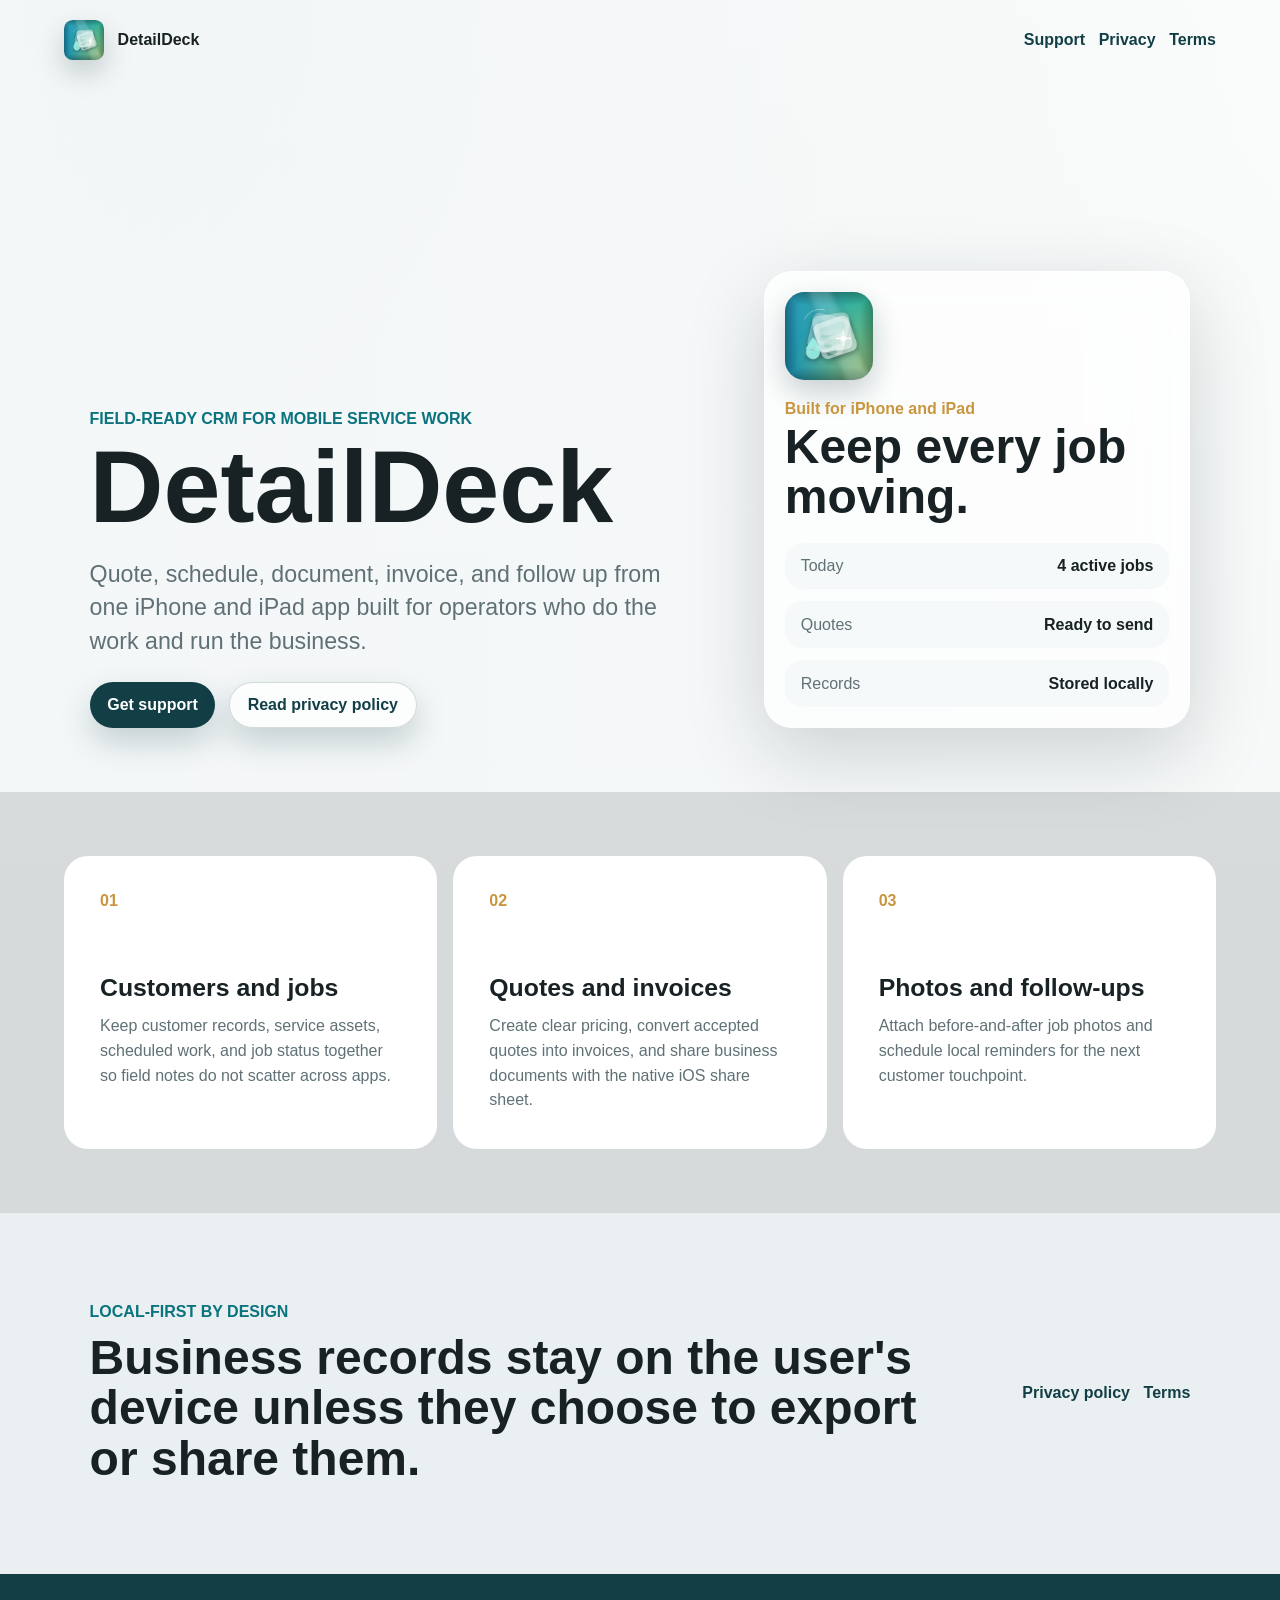
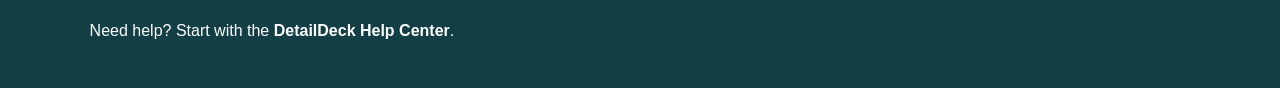
<file: index.html>
<!doctype html>
<html lang="en">
<head>
  <meta charset="utf-8">
  <meta name="viewport" content="width=device-width, initial-scale=1">
  <title>DetailDeck - Field CRM for Mobile Service Work</title>
  <meta name="description" content="DetailDeck helps mobile service operators manage customers, jobs, photos, quotes, invoices, and follow-ups from iPhone and iPad.">
  <link rel="stylesheet" href="styles.css">
</head>
<body>
  <header class="site-header" aria-label="DetailDeck">
    <a class="brand" href="index.html">
      <img src="assets/detaildeck-icon.png" alt="" width="40" height="40">
      <span>DetailDeck</span>
    </a>
    <nav aria-label="Support links">
      <a href="support.html">Support</a>
      <a href="privacy.html">Privacy</a>
      <a href="terms.html">Terms</a>
    </nav>
  </header>

  <main>
    <section class="hero" aria-labelledby="hero-title">
      <div class="hero-copy">
        <p class="eyebrow">Field-ready CRM for mobile service work</p>
        <h1 id="hero-title">DetailDeck</h1>
        <p class="lede">Quote, schedule, document, invoice, and follow up from one iPhone and iPad app built for operators who do the work and run the business.</p>
        <div class="actions">
          <a class="button" href="support.html">Get support</a>
          <a class="button secondary" href="privacy.html">Read privacy policy</a>
        </div>
      </div>
      <div class="product-panel" aria-label="DetailDeck app highlights">
        <img class="app-icon" src="assets/detaildeck-icon.png" alt="DetailDeck app icon">
        <div>
          <p class="panel-kicker">Built for iPhone and iPad</p>
          <h2>Keep every job moving.</h2>
        </div>
        <ul>
          <li><span>Today</span><strong>4 active jobs</strong></li>
          <li><span>Quotes</span><strong>Ready to send</strong></li>
          <li><span>Records</span><strong>Stored locally</strong></li>
        </ul>
      </div>
    </section>

    <section class="features" aria-label="Core features">
      <article>
        <span class="feature-mark">01</span>
        <h2>Customers and jobs</h2>
        <p>Keep customer records, service assets, scheduled work, and job status together so field notes do not scatter across apps.</p>
      </article>
      <article>
        <span class="feature-mark">02</span>
        <h2>Quotes and invoices</h2>
        <p>Create clear pricing, convert accepted quotes into invoices, and share business documents with the native iOS share sheet.</p>
      </article>
      <article>
        <span class="feature-mark">03</span>
        <h2>Photos and follow-ups</h2>
        <p>Attach before-and-after job photos and schedule local reminders for the next customer touchpoint.</p>
      </article>
    </section>

    <section class="privacy-band" aria-labelledby="privacy-title">
      <div>
        <p class="eyebrow">Local-first by design</p>
        <h2 id="privacy-title">Business records stay on the user's device unless they choose to export or share them.</h2>
      </div>
      <nav>
        <a href="privacy.html">Privacy policy</a>
        <a href="terms.html">Terms</a>
      </nav>
    </section>
  </main>

  <footer>
    <p>Need help? Start with the <a href="support.html">DetailDeck Help Center</a>.</p>
  </footer>
</body>
</html>
</file>
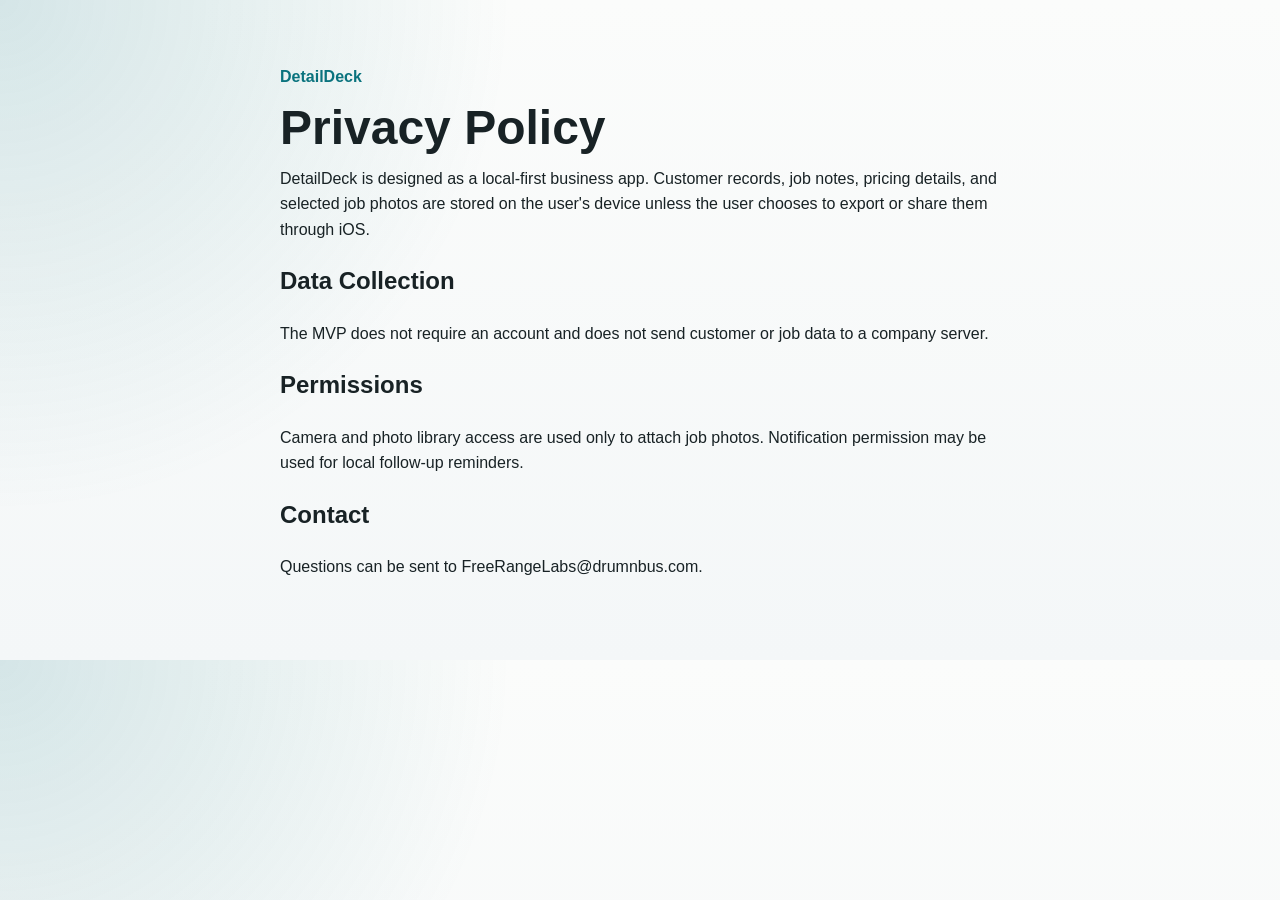
<file: privacy.html>
<!doctype html>
<html lang="en">
<head>
  <meta charset="utf-8">
  <meta name="viewport" content="width=device-width, initial-scale=1">
  <title>DetailDeck Privacy Policy</title>
  <link rel="stylesheet" href="styles.css">
</head>
<body>
  <main class="content">
    <a href="index.html">DetailDeck</a>
    <h1>Privacy Policy</h1>
    <p>DetailDeck is designed as a local-first business app. Customer records, job notes, pricing details, and selected job photos are stored on the user's device unless the user chooses to export or share them through iOS.</p>
    <h2>Data Collection</h2>
    <p>The MVP does not require an account and does not send customer or job data to a company server.</p>
    <h2>Permissions</h2>
    <p>Camera and photo library access are used only to attach job photos. Notification permission may be used for local follow-up reminders.</p>
    <h2>Contact</h2>
    <p>Questions can be sent to FreeRangeLabs@drumnbus.com.</p>
  </main>
</body>
</html>
</file>
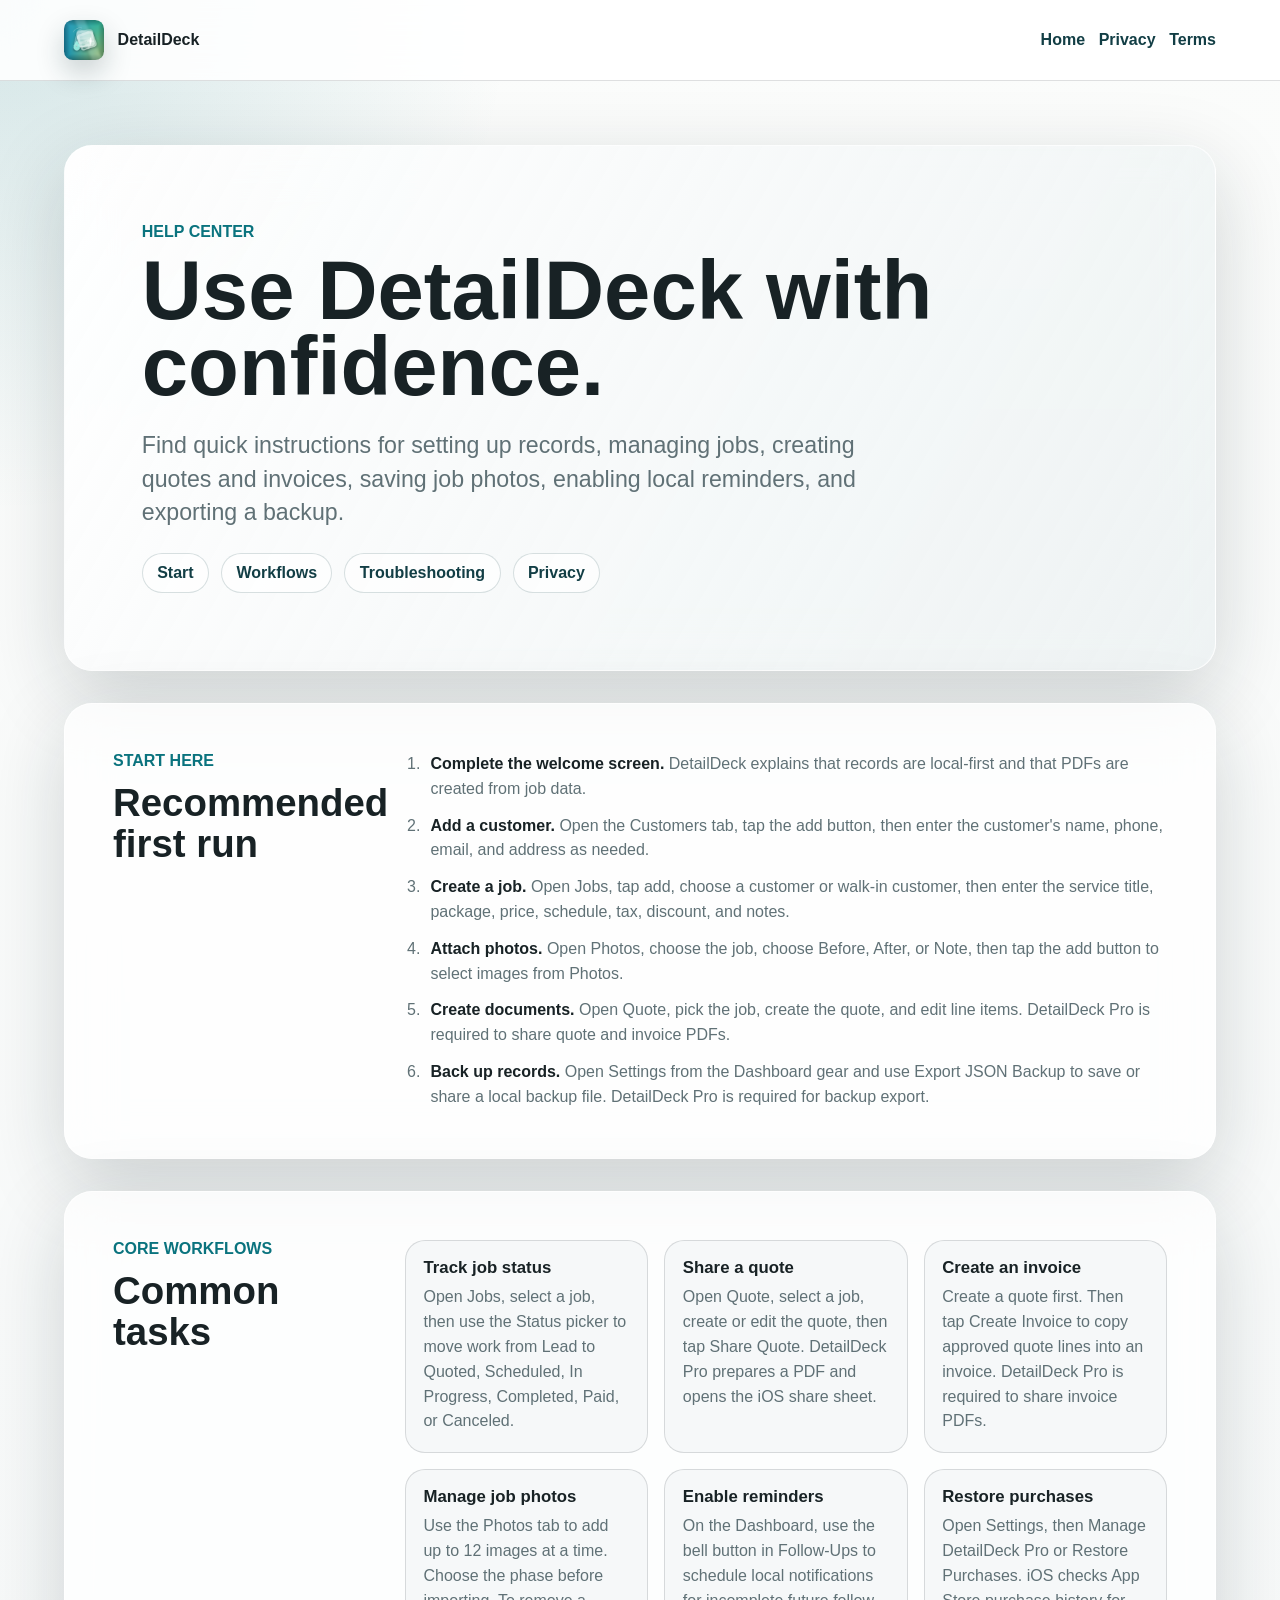
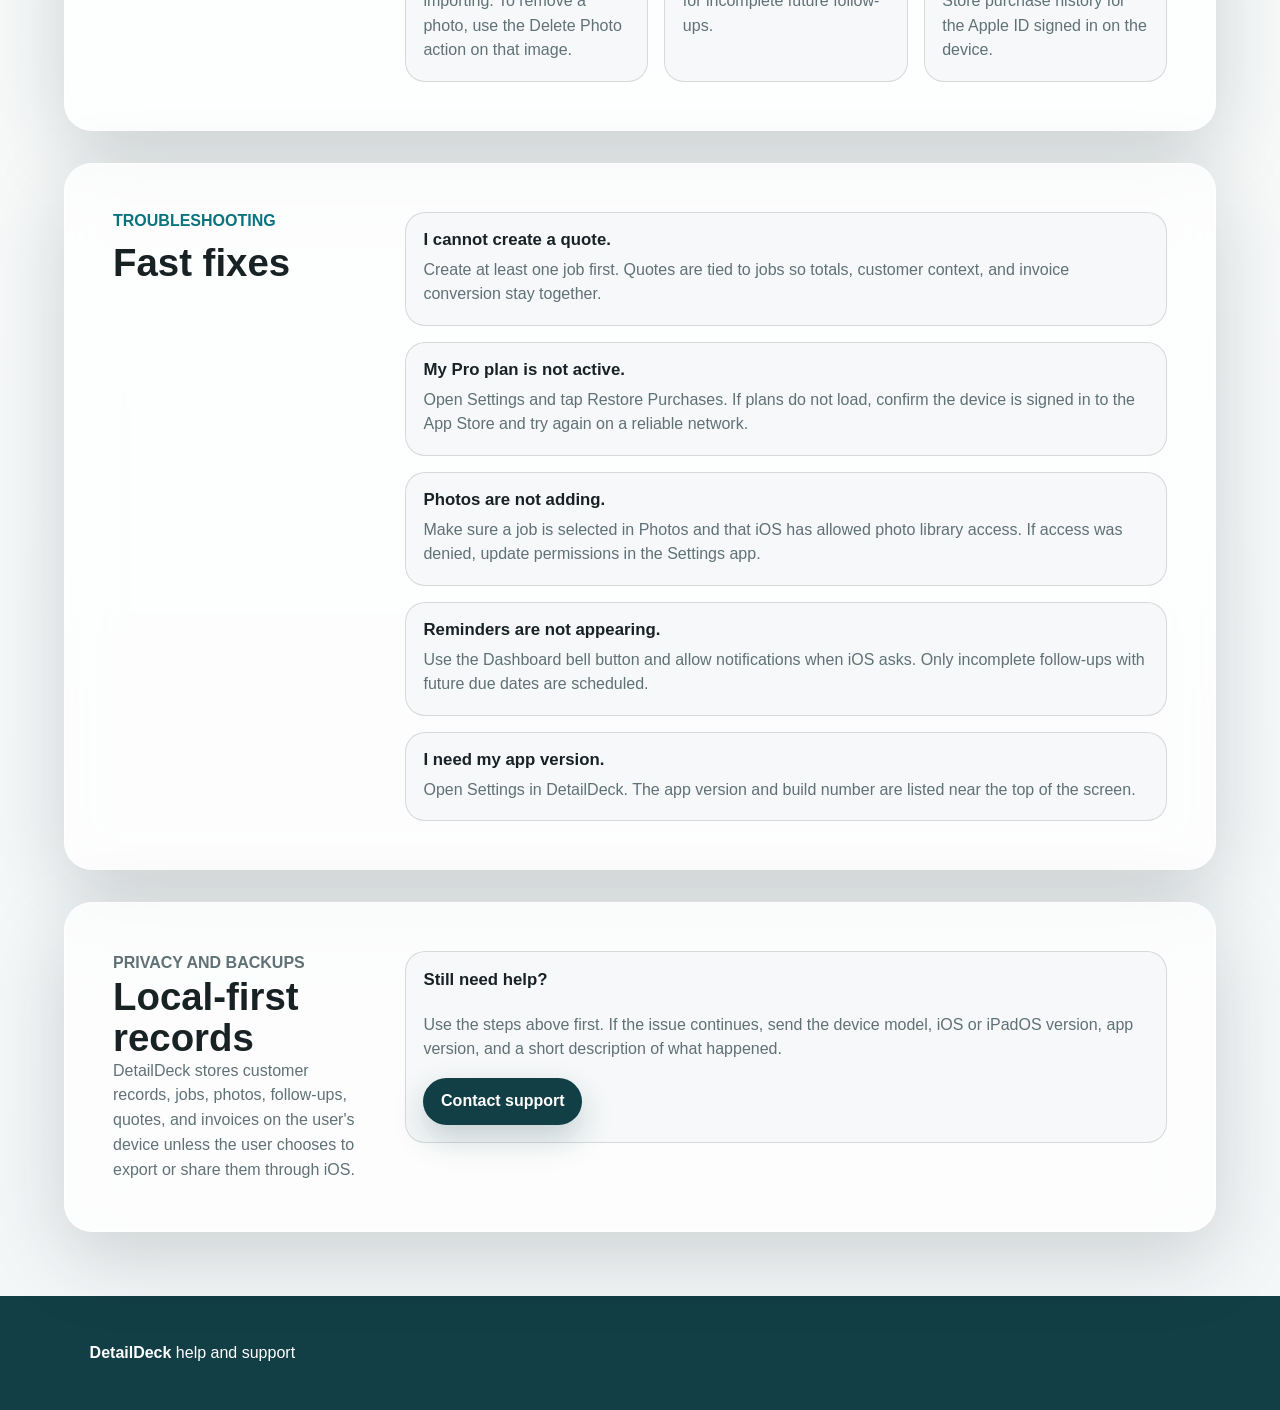
<file: support.html>
<!doctype html>
<html lang="en">
<head>
  <meta charset="utf-8">
  <meta name="viewport" content="width=device-width, initial-scale=1">
  <title>DetailDeck Help Center</title>
  <meta name="description" content="Step-by-step help for using DetailDeck on iPhone and iPad, including customers, jobs, photos, quotes, invoices, reminders, and backups.">
  <link rel="stylesheet" href="styles.css">
</head>
<body class="support-page">
  <header class="site-header" aria-label="DetailDeck">
    <a class="brand" href="index.html">
      <img src="assets/detaildeck-icon.png" alt="" width="40" height="40">
      <span>DetailDeck</span>
    </a>
    <nav aria-label="Support links">
      <a href="index.html">Home</a>
      <a href="privacy.html">Privacy</a>
      <a href="terms.html">Terms</a>
    </nav>
  </header>

  <main class="support-main">
    <section class="support-hero" aria-labelledby="support-title">
      <p class="eyebrow">Help Center</p>
      <h1 id="support-title">Use DetailDeck with confidence.</h1>
      <p class="lede">Find quick instructions for setting up records, managing jobs, creating quotes and invoices, saving job photos, enabling local reminders, and exporting a backup.</p>
      <nav class="topic-nav" aria-label="Help topics">
        <a href="#start">Start</a>
        <a href="#workflows">Workflows</a>
        <a href="#troubleshooting">Troubleshooting</a>
        <a href="#privacy">Privacy</a>
      </nav>
    </section>

    <section id="start" class="help-section" aria-labelledby="start-title">
      <div>
        <p class="eyebrow">Start Here</p>
        <h2 id="start-title">Recommended first run</h2>
      </div>
      <ol class="step-list">
        <li><strong>Complete the welcome screen.</strong> DetailDeck explains that records are local-first and that PDFs are created from job data.</li>
        <li><strong>Add a customer.</strong> Open the Customers tab, tap the add button, then enter the customer's name, phone, email, and address as needed.</li>
        <li><strong>Create a job.</strong> Open Jobs, tap add, choose a customer or walk-in customer, then enter the service title, package, price, schedule, tax, discount, and notes.</li>
        <li><strong>Attach photos.</strong> Open Photos, choose the job, choose Before, After, or Note, then tap the add button to select images from Photos.</li>
        <li><strong>Create documents.</strong> Open Quote, pick the job, create the quote, and edit line items. DetailDeck Pro is required to share quote and invoice PDFs.</li>
        <li><strong>Back up records.</strong> Open Settings from the Dashboard gear and use Export JSON Backup to save or share a local backup file. DetailDeck Pro is required for backup export.</li>
      </ol>
    </section>

    <section id="workflows" class="help-section" aria-labelledby="workflow-title">
      <div>
        <p class="eyebrow">Core Workflows</p>
        <h2 id="workflow-title">Common tasks</h2>
      </div>
      <div class="help-grid">
        <article>
          <h3>Track job status</h3>
          <p>Open Jobs, select a job, then use the Status picker to move work from Lead to Quoted, Scheduled, In Progress, Completed, Paid, or Canceled.</p>
        </article>
        <article>
          <h3>Share a quote</h3>
          <p>Open Quote, select a job, create or edit the quote, then tap Share Quote. DetailDeck Pro prepares a PDF and opens the iOS share sheet.</p>
        </article>
        <article>
          <h3>Create an invoice</h3>
          <p>Create a quote first. Then tap Create Invoice to copy approved quote lines into an invoice. DetailDeck Pro is required to share invoice PDFs.</p>
        </article>
        <article>
          <h3>Manage job photos</h3>
          <p>Use the Photos tab to add up to 12 images at a time. Choose the phase before importing. To remove a photo, use the Delete Photo action on that image.</p>
        </article>
        <article>
          <h3>Enable reminders</h3>
          <p>On the Dashboard, use the bell button in Follow-Ups to schedule local notifications for incomplete future follow-ups.</p>
        </article>
        <article>
          <h3>Restore purchases</h3>
          <p>Open Settings, then Manage DetailDeck Pro or Restore Purchases. iOS checks App Store purchase history for the Apple ID signed in on the device.</p>
        </article>
      </div>
    </section>

    <section id="troubleshooting" class="help-section" aria-labelledby="troubleshooting-title">
      <div>
        <p class="eyebrow">Troubleshooting</p>
        <h2 id="troubleshooting-title">Fast fixes</h2>
      </div>
      <div class="faq-list">
        <article>
          <h3>I cannot create a quote.</h3>
          <p>Create at least one job first. Quotes are tied to jobs so totals, customer context, and invoice conversion stay together.</p>
        </article>
        <article>
          <h3>My Pro plan is not active.</h3>
          <p>Open Settings and tap Restore Purchases. If plans do not load, confirm the device is signed in to the App Store and try again on a reliable network.</p>
        </article>
        <article>
          <h3>Photos are not adding.</h3>
          <p>Make sure a job is selected in Photos and that iOS has allowed photo library access. If access was denied, update permissions in the Settings app.</p>
        </article>
        <article>
          <h3>Reminders are not appearing.</h3>
          <p>Use the Dashboard bell button and allow notifications when iOS asks. Only incomplete follow-ups with future due dates are scheduled.</p>
        </article>
        <article>
          <h3>I need my app version.</h3>
          <p>Open Settings in DetailDeck. The app version and build number are listed near the top of the screen.</p>
        </article>
      </div>
    </section>

    <section id="privacy" class="help-section split-section" aria-labelledby="privacy-title">
      <div>
        <p class="eyebrow">Privacy and Backups</p>
        <h2 id="privacy-title">Local-first records</h2>
        <p>DetailDeck stores customer records, jobs, photos, follow-ups, quotes, and invoices on the user's device unless the user chooses to export or share them through iOS.</p>
      </div>
      <div class="support-callout">
        <h3>Still need help?</h3>
        <p>Use the steps above first. If the issue continues, send the device model, iOS or iPadOS version, app version, and a short description of what happened.</p>
        <a class="button" href="mailto:FreeRangeLabs@drumnbus.com?subject=DetailDeck%20Support">Contact support</a>
      </div>
    </section>
  </main>

  <footer>
    <p><a href="index.html">DetailDeck</a> help and support</p>
  </footer>
</body>
</html>
</file>
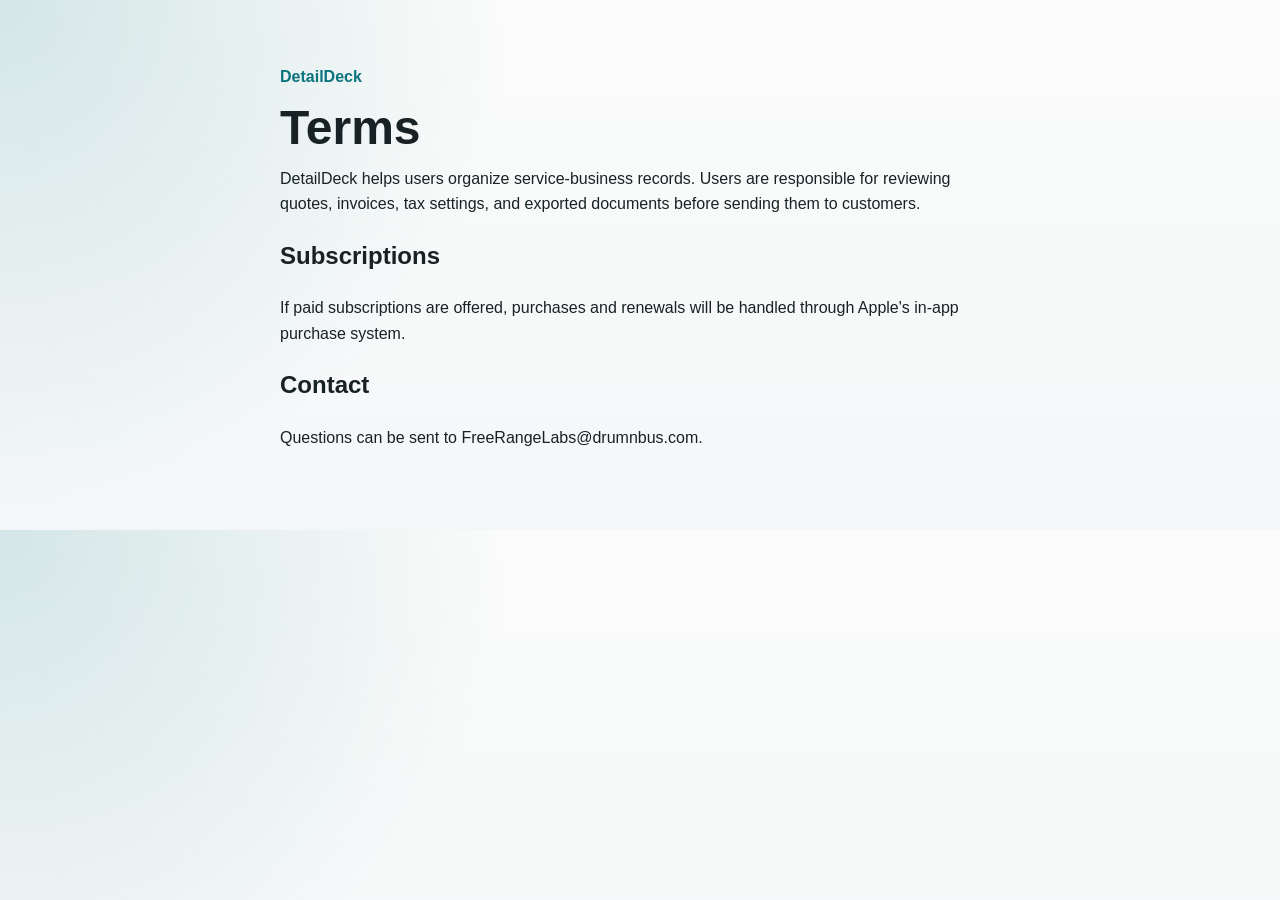
<file: terms.html>
<!doctype html>
<html lang="en">
<head>
  <meta charset="utf-8">
  <meta name="viewport" content="width=device-width, initial-scale=1">
  <title>DetailDeck Terms</title>
  <link rel="stylesheet" href="styles.css">
</head>
<body>
  <main class="content">
    <a href="index.html">DetailDeck</a>
    <h1>Terms</h1>
    <p>DetailDeck helps users organize service-business records. Users are responsible for reviewing quotes, invoices, tax settings, and exported documents before sending them to customers.</p>
    <h2>Subscriptions</h2>
    <p>If paid subscriptions are offered, purchases and renewals will be handled through Apple's in-app purchase system.</p>
    <h2>Contact</h2>
    <p>Questions can be sent to FreeRangeLabs@drumnbus.com.</p>
  </main>
</body>
</html>
</file>
<file: styles.css>
:root {
  color-scheme: light;
  --ink: #182225;
  --muted: #607176;
  --line: rgba(24, 34, 37, 0.14);
  --surface: #f4f7f8;
  --surface-strong: #ffffff;
  --accent: #0a737e;
  --accent-strong: #123e45;
  --gold: #c9963f;
  --shadow: 0 24px 80px rgba(14, 33, 37, 0.18);
}

* {
  box-sizing: border-box;
}

body {
  margin: 0;
  font-family: -apple-system, BlinkMacSystemFont, "Segoe UI", sans-serif;
  color: var(--ink);
  background:
    radial-gradient(circle at top left, rgba(10, 115, 126, 0.16), transparent 32rem),
    linear-gradient(180deg, #fbfcfb, var(--surface));
}

a {
  color: var(--accent);
  font-weight: 700;
  text-decoration: none;
}

.site-header {
  position: absolute;
  z-index: 2;
  inset: 0 0 auto;
  display: flex;
  align-items: center;
  justify-content: space-between;
  gap: 1rem;
  padding: 1.25rem clamp(1rem, 5vw, 4rem);
}

.brand,
.site-header nav,
.actions,
.privacy-band nav {
  display: flex;
  align-items: center;
  gap: 0.85rem;
  flex-wrap: wrap;
}

.brand {
  color: var(--ink);
  font-weight: 850;
}

.brand img,
.app-icon {
  border-radius: 22%;
  box-shadow: 0 12px 28px rgba(15, 44, 50, 0.22);
}

.site-header nav {
  justify-content: flex-end;
}

.site-header nav a,
.privacy-band nav a {
  color: var(--accent-strong);
}

.hero {
  min-height: 88vh;
  display: grid;
  grid-template-columns: minmax(0, 1.05fr) minmax(18rem, 0.75fr);
  align-items: end;
  gap: clamp(2rem, 6vw, 5rem);
  padding: 8rem clamp(1.25rem, 7vw, 6rem) 4rem;
  background:
    linear-gradient(90deg, rgba(244, 247, 248, 0.98) 0%, rgba(244, 247, 248, 0.76) 54%, rgba(244, 247, 248, 0.18) 100%),
    url("https://images.unsplash.com/photo-1607860108855-64acf2078ed9?auto=format&fit=crop&w=2200&q=82") center/cover;
}

.hero-copy {
  max-width: 48rem;
}

.eyebrow {
  margin: 0 0 0.75rem;
  color: var(--accent);
  font-weight: 800;
  text-transform: uppercase;
  letter-spacing: 0;
}

h1 {
  margin: 0;
  font-size: clamp(3.6rem, 8vw, 7.5rem);
  line-height: 0.92;
  letter-spacing: 0;
}

.lede {
  max-width: 45rem;
  font-size: clamp(1.12rem, 2vw, 1.45rem);
  line-height: 1.45;
  color: var(--muted);
}

.button {
  display: inline-flex;
  min-height: 2.9rem;
  align-items: center;
  justify-content: center;
  padding: 0.8rem 1.1rem;
  border-radius: 999px;
  background: var(--accent-strong);
  color: white;
  box-shadow: 0 14px 32px rgba(18, 62, 69, 0.22);
}

.button.secondary {
  background: rgba(255, 255, 255, 0.7);
  color: var(--accent-strong);
  border: 1px solid rgba(18, 62, 69, 0.18);
  backdrop-filter: blur(18px);
}

.product-panel {
  display: grid;
  gap: 1.25rem;
  padding: 1.25rem;
  border: 1px solid rgba(255, 255, 255, 0.72);
  border-radius: 28px;
  background: rgba(255, 255, 255, 0.68);
  box-shadow: var(--shadow);
  backdrop-filter: blur(24px);
}

.app-icon {
  width: 88px;
  height: 88px;
}

.panel-kicker {
  margin: 0 0 0.25rem;
  color: var(--gold);
  font-weight: 800;
}

.product-panel h2,
.privacy-band h2 {
  margin: 0;
  font-size: clamp(1.8rem, 4vw, 3rem);
  line-height: 1.05;
  letter-spacing: 0;
}

.product-panel ul {
  display: grid;
  gap: 0.75rem;
  margin: 0;
  padding: 0;
  list-style: none;
}

.product-panel li {
  display: flex;
  justify-content: space-between;
  gap: 1rem;
  padding: 0.9rem 1rem;
  border-radius: 18px;
  background: rgba(244, 247, 248, 0.76);
}

.product-panel li span {
  color: var(--muted);
}

.features {
  display: grid;
  grid-template-columns: repeat(auto-fit, minmax(220px, 1fr));
  gap: 1rem;
  padding: clamp(1.25rem, 5vw, 4rem);
  background: var(--line);
}

.features article {
  min-height: 17rem;
  padding: clamp(1.25rem, 3vw, 2.25rem);
  border-radius: 24px;
  background: var(--surface-strong);
}

.feature-mark {
  color: var(--gold);
  font-weight: 850;
}

.features h2 {
  margin: 4rem 0 0.75rem;
  font-size: 1.55rem;
  letter-spacing: 0;
}

.features p {
  margin: 0;
  color: var(--muted);
  line-height: 1.55;
}

.privacy-band {
  display: flex;
  justify-content: space-between;
  gap: 2rem;
  padding: clamp(3rem, 7vw, 6rem);
  background: #eaf0f1;
}

.privacy-band div {
  max-width: 54rem;
}

footer {
  padding: 2rem clamp(1.25rem, 7vw, 6rem);
  background: var(--accent-strong);
  color: white;
}

footer a {
  color: white;
}

.content {
  max-width: 760px;
  margin: 0 auto;
  padding: 4rem 1.25rem;
  line-height: 1.6;
}

.content h1 {
  margin-top: 1rem;
  font-size: 3rem;
}

.support-page .site-header {
  position: static;
  background: rgba(255, 255, 255, 0.88);
  border-bottom: 1px solid var(--line);
  backdrop-filter: blur(18px);
}

.support-main {
  display: grid;
  gap: clamp(1rem, 3vw, 2rem);
  padding: clamp(1.25rem, 5vw, 4rem);
}

.support-hero,
.help-section {
  border: 1px solid rgba(255, 255, 255, 0.75);
  border-radius: 28px;
  background: rgba(255, 255, 255, 0.74);
  box-shadow: var(--shadow);
  backdrop-filter: blur(24px);
}

.support-hero {
  padding: clamp(2rem, 6vw, 5rem);
  background:
    linear-gradient(120deg, rgba(255, 255, 255, 0.95), rgba(234, 240, 241, 0.75)),
    url("https://images.unsplash.com/photo-1483058712412-4245e9b90334?auto=format&fit=crop&w=1800&q=82") center/cover;
}

.support-hero h1 {
  max-width: 52rem;
  font-size: clamp(3rem, 6.5vw, 6.4rem);
}

.topic-nav {
  display: flex;
  flex-wrap: wrap;
  gap: 0.75rem;
  margin-top: 1.25rem;
}

.topic-nav a {
  display: inline-flex;
  min-height: 2.5rem;
  align-items: center;
  padding: 0.6rem 0.9rem;
  border: 1px solid rgba(18, 62, 69, 0.16);
  border-radius: 999px;
  background: rgba(255, 255, 255, 0.7);
  color: var(--accent-strong);
}

.help-section {
  display: grid;
  grid-template-columns: minmax(13rem, 0.32fr) minmax(0, 1fr);
  gap: clamp(1.25rem, 4vw, 3rem);
  padding: clamp(1.4rem, 4vw, 3rem);
}

.help-section h2 {
  margin: 0;
  font-size: clamp(1.8rem, 3vw, 2.7rem);
  line-height: 1.08;
  letter-spacing: 0;
}

.help-section h3 {
  margin: 0 0 0.45rem;
  font-size: 1.05rem;
  letter-spacing: 0;
}

.step-list,
.faq-list,
.help-grid {
  margin: 0;
}

.step-list {
  display: grid;
  gap: 0.75rem;
  padding-left: 1.25rem;
}

.step-list li {
  padding-left: 0.35rem;
  line-height: 1.55;
  color: var(--muted);
}

.step-list strong {
  color: var(--ink);
}

.help-grid,
.faq-list {
  display: grid;
  gap: 1rem;
}

.help-grid {
  grid-template-columns: repeat(auto-fit, minmax(15rem, 1fr));
}

.help-grid article,
.faq-list article,
.support-callout {
  padding: 1.1rem;
  border: 1px solid var(--line);
  border-radius: 20px;
  background: rgba(244, 247, 248, 0.78);
}

.help-grid p,
.faq-list p,
.split-section p,
.support-callout p {
  margin: 0;
  color: var(--muted);
  line-height: 1.55;
}

.split-section {
  align-items: start;
}

.support-callout {
  display: grid;
  gap: 1rem;
}

.support-callout .button {
  width: fit-content;
}

@media (max-width: 760px) {
  .site-header {
    position: static;
    background: rgba(255, 255, 255, 0.82);
  }

  .hero {
    min-height: auto;
    grid-template-columns: 1fr;
    padding-top: 3rem;
  }

  .privacy-band {
    display: grid;
  }

  .help-section {
    grid-template-columns: 1fr;
  }
}
</file>
